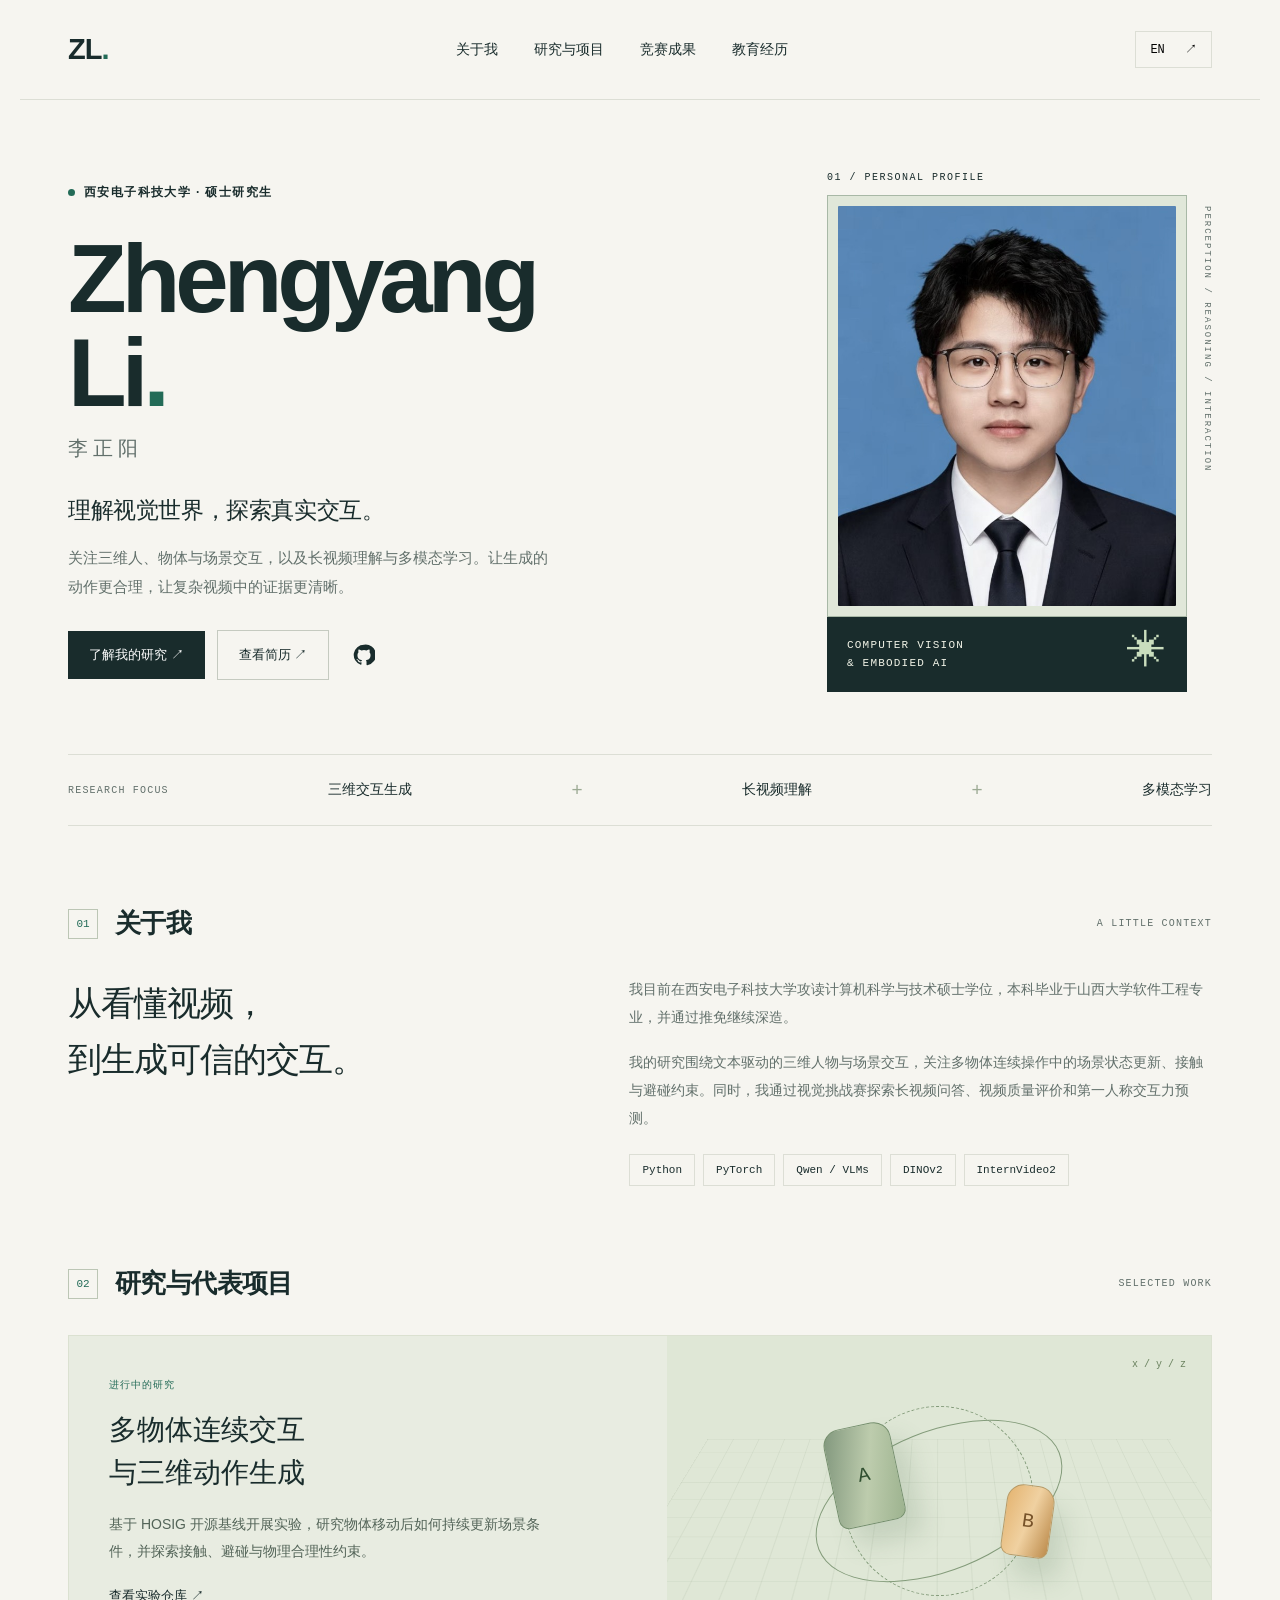
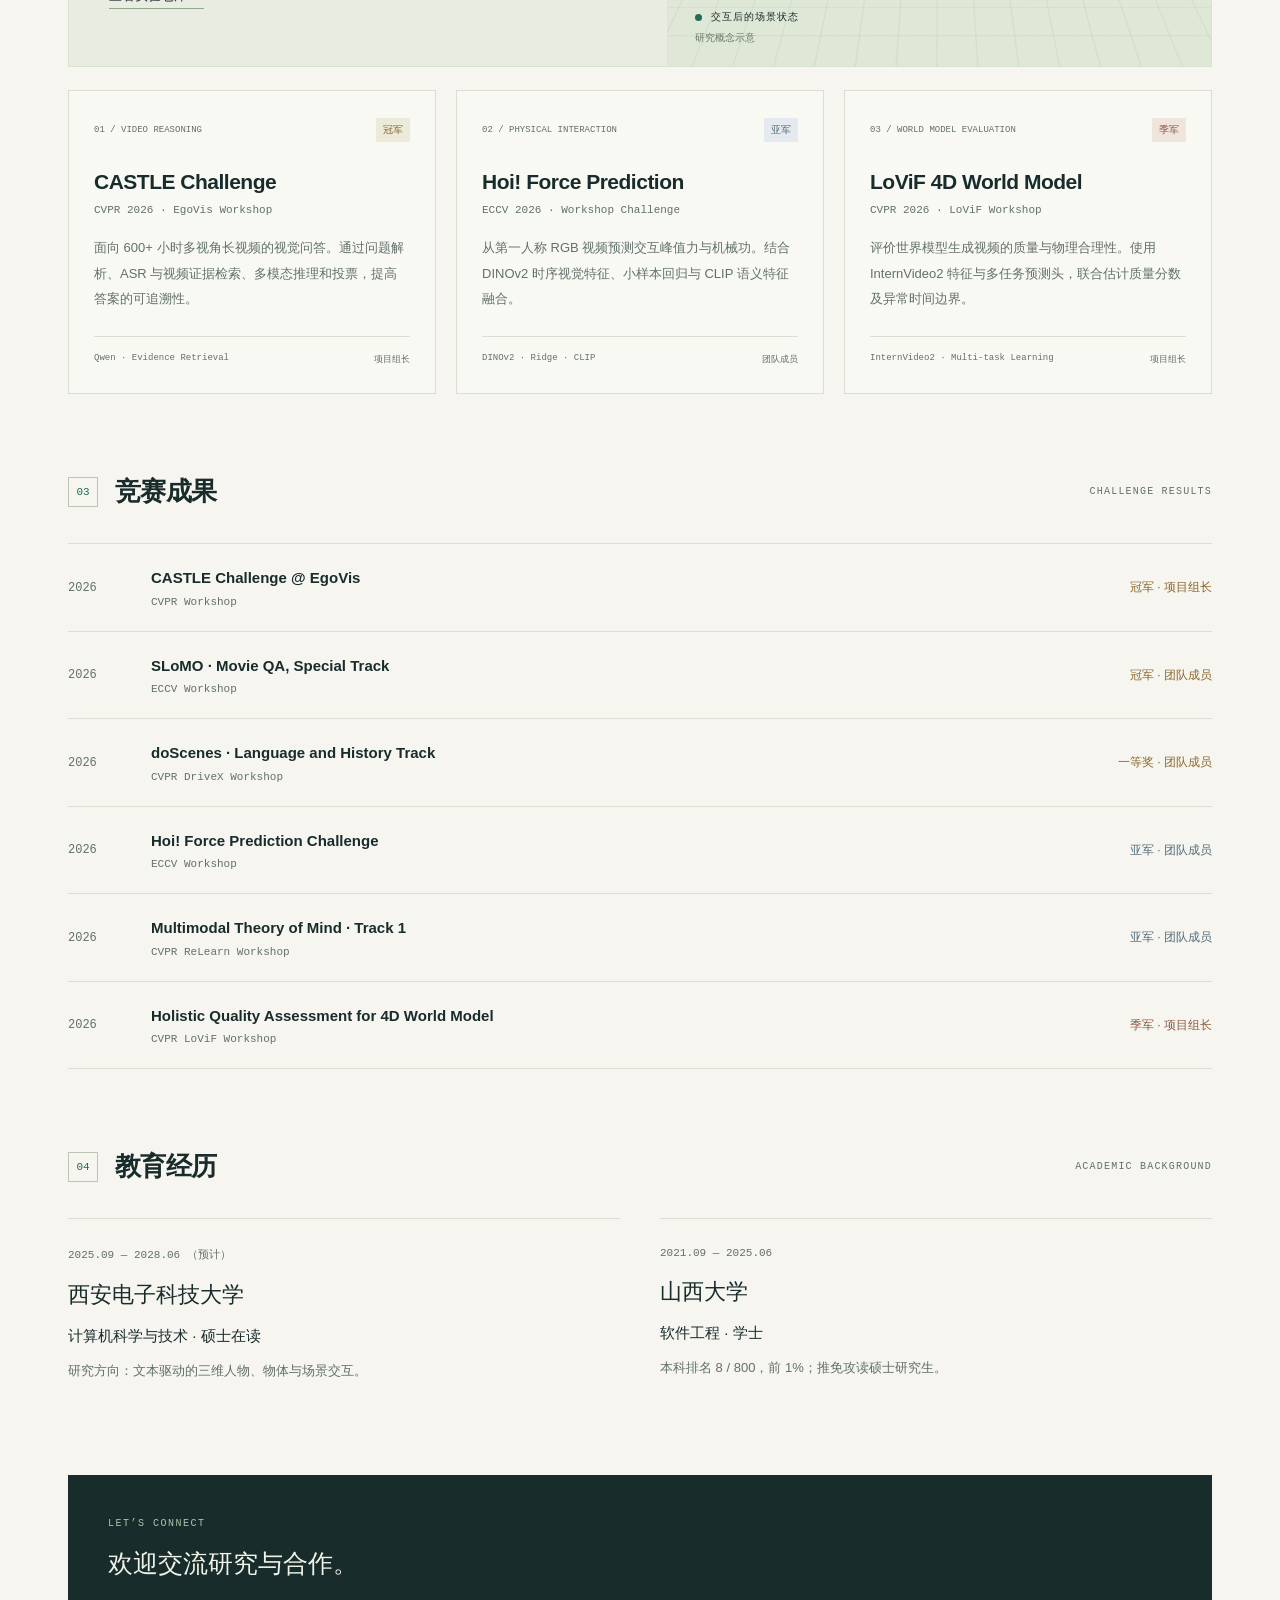
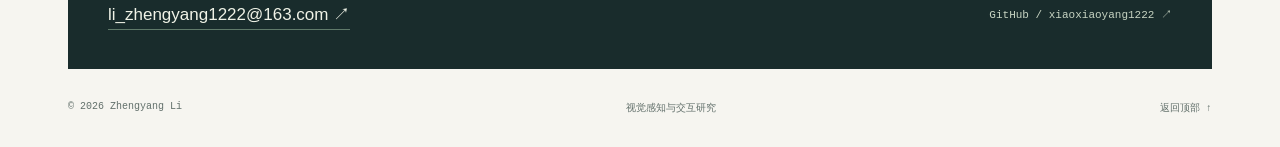
<file: index.html>
<!doctype html>
<html lang="zh-CN">
<head>
  <meta charset="utf-8"><meta name="viewport" content="width=device-width,initial-scale=1">
  <title>李正阳 · Zhengyang Li</title>
  <meta name="description" content="李正阳，西安电子科技大学计算机科学与技术硕士研究生。研究三维人、物体与场景交互、长视频理解及多模态学习。">
  <meta name="theme-color" content="#f6f5f0">
  <link rel="icon" href="favicon.svg" type="image/svg+xml">
  <link rel="stylesheet" href="style.css">
  <script src="script.js" defer></script>
</head>
<body>
<a class="skip" href="#main">Skip to content</a>
<header class="header"><a class="brand" href="#">ZL<span>.</span></a><nav aria-label="Main navigation"><a href="#about" data-zh="关于我" data-en="About">关于我</a><a href="#work" data-zh="研究与项目" data-en="Research">研究与项目</a><a href="#awards" data-zh="竞赛成果" data-en="Awards">竞赛成果</a><a href="#education" data-zh="教育经历" data-en="Education">教育经历</a></nav><button class="lang" id="language" aria-label="Switch to English">EN <span>↗</span></button></header>
<main id="main">
<section class="hero">
  <div class="hero-copy"><div class="eyebrow"><span class="dot"></span><span data-zh="西安电子科技大学 · 硕士研究生" data-en="M.S. STUDENT · XIDIAN UNIVERSITY">西安电子科技大学 · 硕士研究生</span></div>
  <h1>Zhengyang<br>Li<span class="name-dot">.</span></h1><p class="chinese-name" data-zh="李正阳" data-en="李正阳 / Zhengyang Li">李正阳</p>
  <p class="hero-title" data-zh="理解视觉世界，探索真实交互。" data-en="Understanding the visual world. Modeling human interaction.">理解视觉世界，探索真实交互。</p>
  <p class="hero-description" data-zh="关注三维人、物体与场景交互，以及长视频理解与多模态学习。让生成的动作更合理，让复杂视频中的证据更清晰。" data-en="I study 3D human-object-scene interaction, long-video understanding, and multimodal learning, with a focus on plausible motion and evidence-based video reasoning.">关注三维人、物体与场景交互，以及长视频理解与多模态学习。让生成的动作更合理，让复杂视频中的证据更清晰。</p>
  <div class="actions"><a class="button primary" href="#work" data-zh="了解我的研究 ↗" data-en="Explore my work ↗">了解我的研究 ↗</a><a class="button outline" href="cv.html" data-zh="查看简历 ↗" data-en="View résumé ↗">查看简历 ↗</a><a class="social" href="https://github.com/xiaoxiaoyang1222" aria-label="GitHub profile"><svg viewBox="0 0 24 24" width="22" height="22" aria-hidden="true"><path fill="currentColor" d="M12 .8a11.2 11.2 0 0 0-3.54 21.83c.56.1.77-.24.77-.54v-2.08c-3.13.68-3.79-1.33-3.79-1.33-.51-1.3-1.25-1.65-1.25-1.65-1.02-.7.08-.69.08-.69 1.13.08 1.72 1.16 1.72 1.16 1 .1.88 2.11 3.28 1.45.1-.72.39-1.21.71-1.49-2.5-.28-5.13-1.25-5.13-5.56 0-1.23.44-2.24 1.16-3.03-.12-.29-.5-1.43.11-2.98 0 0 .94-.3 3.08 1.15a10.68 10.68 0 0 1 5.6 0c2.14-1.45 3.08-1.15 3.08-1.15.61 1.55.23 2.69.11 2.98.72.79 1.16 1.8 1.16 3.03 0 4.32-2.64 5.27-5.15 5.55.4.35.76 1.03.76 2.08v3.09c0 .3.2.65.78.54A11.2 11.2 0 0 0 12 .8Z"/></svg></a></div>
  </div>
  <div class="portrait-composition"><span class="portrait-index">01 / PERSONAL PROFILE</span><div class="portrait-frame"><img src="portrait.jpg" alt="李正阳 Zhengyang Li" width="640" height="835" fetchpriority="high"></div><div class="portrait-label"><span>COMPUTER VISION<br>& EMBODIED AI</span><span class="cross">✳</span></div><span class="vertical-label">PERCEPTION / REASONING / INTERACTION</span></div>
</section>
<div class="focus-strip"><span>RESEARCH FOCUS</span><span data-zh="三维交互生成" data-en="3D Interaction">三维交互生成</span><i>+</i><span data-zh="长视频理解" data-en="Long-video Understanding">长视频理解</span><i>+</i><span data-zh="多模态学习" data-en="Multimodal Learning">多模态学习</span></div>
<section id="about" class="about section"><div class="section-heading"><span class="number">01</span><h2 data-zh="关于我" data-en="About me">关于我</h2><span class="section-label">A LITTLE CONTEXT</span></div><div class="about-grid"><p class="statement" data-zh="从看懂视频，<br>到生成可信的交互。" data-en="From understanding video<br>to plausible interaction." data-html>从看懂视频，<br>到生成可信的交互。</p><div class="about-copy"><p data-zh="我目前在西安电子科技大学攻读计算机科学与技术硕士学位，本科毕业于山西大学软件工程专业，并通过推免继续深造。" data-en="I am pursuing an M.S. in Computer Science and Technology at Xidian University. I received my bachelor's degree in Software Engineering from Shanxi University and entered graduate school through recommendation.">我目前在西安电子科技大学攻读计算机科学与技术硕士学位，本科毕业于山西大学软件工程专业，并通过推免继续深造。</p><p data-zh="我的研究围绕文本驱动的三维人物与场景交互，关注多物体连续操作中的场景状态更新、接触与避碰约束。同时，我通过视觉挑战赛探索长视频问答、视频质量评价和第一人称交互力预测。" data-en="My current research explores text-driven 3D human-scene interaction, including scene-state updates and contact and collision constraints for sequential object manipulation. My challenge experience spans long-video QA, video quality assessment, and egocentric force prediction.">我的研究围绕文本驱动的三维人物与场景交互，关注多物体连续操作中的场景状态更新、接触与避碰约束。同时，我通过视觉挑战赛探索长视频问答、视频质量评价和第一人称交互力预测。</p><div class="skill-list"><span>Python</span><span>PyTorch</span><span>Qwen / VLMs</span><span>DINOv2</span><span>InternVideo2</span></div></div></div></section>
<section id="work" class="section"><div class="section-heading"><span class="number">02</span><h2 data-zh="研究与代表项目" data-en="Selected research & projects">研究与代表项目</h2><span class="section-label">SELECTED WORK</span></div>
<article class="research-feature"><div class="feature-copy"><span class="tag" data-zh="进行中的研究" data-en="ONGOING RESEARCH">进行中的研究</span><h3 data-zh="多物体连续交互<br>与三维动作生成" data-en="Sequential object interaction<br>& 3D motion generation" data-html>多物体连续交互<br>与三维动作生成</h3><p data-zh="基于 HOSIG 开源基线开展实验，研究物体移动后如何持续更新场景条件，并探索接触、避碰与物理合理性约束。" data-en="Experiments based on the open-source HOSIG baseline, exploring persistent scene-state updates after object manipulation, contact and collision constraints, and physical plausibility.">基于 HOSIG 开源基线开展实验，研究物体移动后如何持续更新场景条件，并探索接触、避碰与物理合理性约束。</p><a class="text-link" href="https://github.com/xiaoxiaoyang1222/hosig-experiments" data-zh="查看实验仓库 ↗" data-en="View experiment repository ↗">查看实验仓库 ↗</a></div><div class="interaction-visual" aria-label="概念示意：物体交互后的场景状态更新"><div class="viz-grid"></div><div class="orbit orbit-one"></div><div class="orbit orbit-two"></div><div class="object object-a"><span>A</span></div><div class="object object-b"><span>B</span></div><div class="state-line"><span class="dot"></span><span data-zh="交互后的场景状态" data-en="SCENE STATE AFTER INTERACTION">交互后的场景状态</span></div><span class="viz-caption" data-zh="研究概念示意" data-en="RESEARCH CONCEPT">研究概念示意</span><span class="viz-coord">x / y / z</span></div></article>
<div class="project-grid">
<article class="project"><div class="project-top"><span>01 / VIDEO REASONING</span><span class="rank gold" data-zh="冠军" data-en="1ST PLACE">冠军</span></div><h3>CASTLE Challenge</h3><p class="venue">CVPR 2026 · EgoVis Workshop</p><p data-zh="面向 600+ 小时多视角长视频的视觉问答。通过问题解析、ASR 与视频证据检索、多模态推理和投票，提高答案的可追溯性。" data-en="Visual question answering over 600+ hours of multiview video, using question parsing, ASR and video evidence retrieval, multimodal reasoning, and voting.">面向 600+ 小时多视角长视频的视觉问答。通过问题解析、ASR 与视频证据检索、多模态推理和投票，提高答案的可追溯性。</p><div class="project-bottom"><span>Qwen · Evidence Retrieval</span><span data-zh="项目组长" data-en="TEAM LEAD">项目组长</span></div></article>
<article class="project"><div class="project-top"><span>02 / PHYSICAL INTERACTION</span><span class="rank silver" data-zh="亚军" data-en="2ND PLACE">亚军</span></div><h3>Hoi! Force Prediction</h3><p class="venue">ECCV 2026 · Workshop Challenge</p><p data-zh="从第一人称 RGB 视频预测交互峰值力与机械功。结合 DINOv2 时序视觉特征、小样本回归与 CLIP 语义特征融合。" data-en="Predicting peak contact force and mechanical work from egocentric RGB video, combining temporal DINOv2 features, small-sample regression, and CLIP features.">从第一人称 RGB 视频预测交互峰值力与机械功。结合 DINOv2 时序视觉特征、小样本回归与 CLIP 语义特征融合。</p><div class="project-bottom"><span>DINOv2 · Ridge · CLIP</span><span data-zh="团队成员" data-en="TEAM MEMBER">团队成员</span></div></article>
<article class="project"><div class="project-top"><span>03 / WORLD MODEL EVALUATION</span><span class="rank bronze" data-zh="季军" data-en="3RD PLACE">季军</span></div><h3>LoViF 4D World Model</h3><p class="venue">CVPR 2026 · LoViF Workshop</p><p data-zh="评价世界模型生成视频的质量与物理合理性。使用 InternVideo2 特征与多任务预测头，联合估计质量分数及异常时间边界。" data-en="Assessing video quality and physical plausibility for world models, with InternVideo2 features and a multitask head for quality scores and anomaly boundaries.">评价世界模型生成视频的质量与物理合理性。使用 InternVideo2 特征与多任务预测头，联合估计质量分数及异常时间边界。</p><div class="project-bottom"><span>InternVideo2 · Multi-task Learning</span><span data-zh="项目组长" data-en="TEAM LEAD">项目组长</span></div></article>
</div></section>
<section id="awards" class="section"><div class="section-heading"><span class="number">03</span><h2 data-zh="竞赛成果" data-en="Selected awards">竞赛成果</h2><span class="section-label">CHALLENGE RESULTS</span></div><div class="awards-list">
<div class="award-row"><span class="award-year">2026</span><div><h3>CASTLE Challenge @ EgoVis</h3><p>CVPR Workshop</p></div><span class="award-result gold" data-zh="冠军 · 项目组长" data-en="1st place · Team lead">冠军 · 项目组长</span></div>
<div class="award-row"><span class="award-year">2026</span><div><h3>SLoMO · Movie QA, Special Track</h3><p>ECCV Workshop</p></div><span class="award-result gold" data-zh="冠军 · 团队成员" data-en="1st place · Team member">冠军 · 团队成员</span></div>
<div class="award-row"><span class="award-year">2026</span><div><h3>doScenes · Language and History Track</h3><p>CVPR DriveX Workshop</p></div><span class="award-result gold" data-zh="一等奖 · 团队成员" data-en="1st prize · Team member">一等奖 · 团队成员</span></div>
<div class="award-row"><span class="award-year">2026</span><div><h3>Hoi! Force Prediction Challenge</h3><p>ECCV Workshop</p></div><span class="award-result silver" data-zh="亚军 · 团队成员" data-en="2nd place · Team member">亚军 · 团队成员</span></div>
<div class="award-row"><span class="award-year">2026</span><div><h3>Multimodal Theory of Mind · Track 1</h3><p>CVPR ReLearn Workshop</p></div><span class="award-result silver" data-zh="亚军 · 团队成员" data-en="2nd place · Team member">亚军 · 团队成员</span></div>
<div class="award-row"><span class="award-year">2026</span><div><h3>Holistic Quality Assessment for 4D World Model</h3><p>CVPR LoViF Workshop</p></div><span class="award-result bronze" data-zh="季军 · 项目组长" data-en="3rd place · Team lead">季军 · 项目组长</span></div>
</div></section>
<section id="education" class="section education"><div class="section-heading"><span class="number">04</span><h2 data-zh="教育经历" data-en="Education">教育经历</h2><span class="section-label">ACADEMIC BACKGROUND</span></div><div class="education-grid"><article><div class="edu-date">2025.09 — 2028.06 <span data-zh="（预计）" data-en="(expected)">（预计）</span></div><h3 data-zh="西安电子科技大学" data-en="Xidian University">西安电子科技大学</h3><p class="degree" data-zh="计算机科学与技术 · 硕士在读" data-en="M.S. in Computer Science and Technology">计算机科学与技术 · 硕士在读</p><p data-zh="研究方向：文本驱动的三维人物、物体与场景交互。" data-en="Research: text-driven 3D human-object-scene interaction.">研究方向：文本驱动的三维人物、物体与场景交互。</p></article><article><div class="edu-date">2021.09 — 2025.06</div><h3 data-zh="山西大学" data-en="Shanxi University">山西大学</h3><p class="degree" data-zh="软件工程 · 学士" data-en="B.S. in Software Engineering">软件工程 · 学士</p><p data-zh="本科排名 8 / 800，前 1%；推免攻读硕士研究生。" data-en="Ranked 8 of 800 (top 1%); recommended for graduate admission.">本科排名 8 / 800，前 1%；推免攻读硕士研究生。</p></article></div></section>
<section id="contact" class="contact"><div><span class="eyebrow">LET’S CONNECT</span><h2 data-zh="欢迎交流研究与合作。" data-en="Let's discuss research & collaboration.">欢迎交流研究与合作。</h2><a class="email" href="mailto:li_zhengyang1222@163.com">li_zhengyang1222@163.com ↗</a></div><a class="contact-github" href="https://github.com/xiaoxiaoyang1222">GitHub / xiaoxiaoyang1222 ↗</a></section>
</main><footer><span>© <span id="year">2026</span> Zhengyang Li</span><span data-zh="视觉感知与交互研究" data-en="VISUAL PERCEPTION & INTERACTION">视觉感知与交互研究</span><a href="#" data-zh="返回顶部 ↑" data-en="Back to top ↑">返回顶部 ↑</a></footer>
</body></html>
</file>
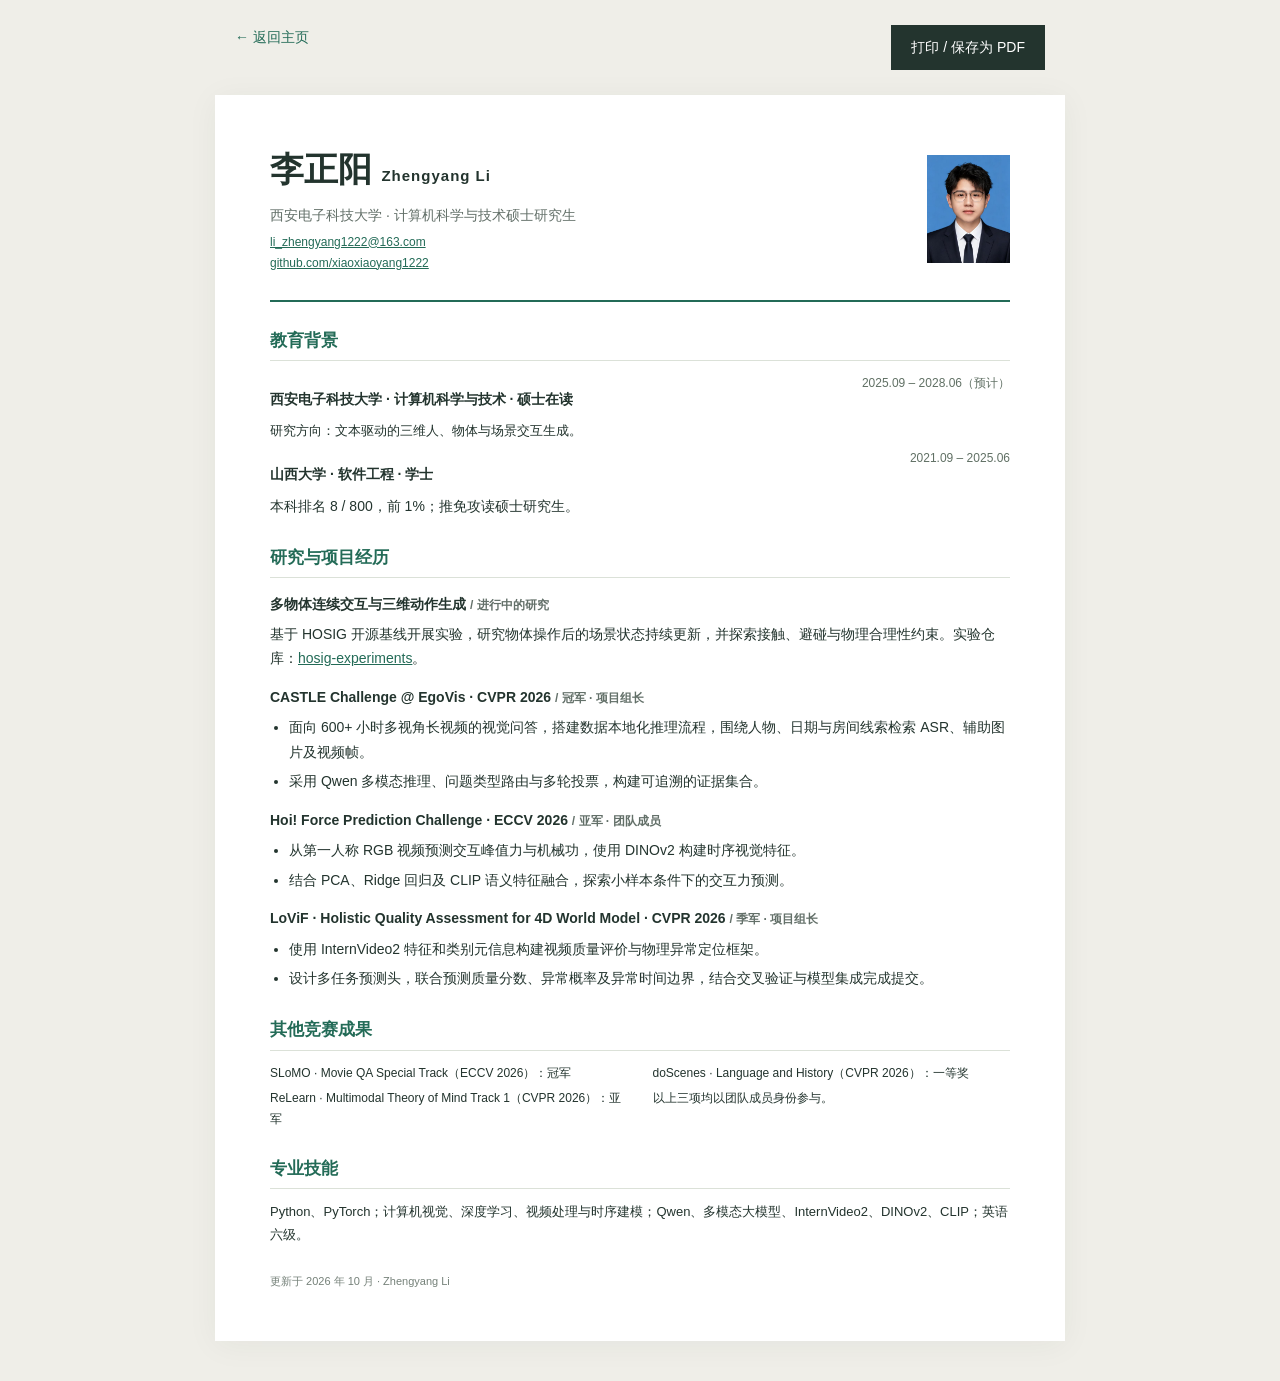
<file: cv.html>
<!doctype html><html lang="zh-CN"><head><meta charset="utf-8"><meta name="viewport" content="width=device-width,initial-scale=1"><title>李正阳 · 个人简历</title><link rel="icon" href="favicon.svg"><style>
*{box-sizing:border-box}body{margin:0;background:#efeee8;color:#23342e;font:14px/1.75 'Segoe UI','Microsoft YaHei',Arial,sans-serif}.toolbar{max-width:850px;margin:25px auto;display:flex;justify-content:space-between;padding:0 20px}.toolbar a{color:#236b57;text-decoration:none}.toolbar button{background:#23342e;color:white;border:0;padding:10px 20px;cursor:pointer;font:inherit}.sheet{max-width:850px;background:#fff;margin:0 auto 40px;padding:45px 55px;box-shadow:0 4px 30px #21372d0d}header{display:flex;justify-content:space-between;align-items:center;border-bottom:2px solid #236b57;padding-bottom:22px}h1{margin:0;font-size:34px;font-weight:600}header p{margin:4px 0;color:#637069}header img{width:83px;height:108px;object-fit:cover}a{color:#236b57}h2{font-size:17px;margin:24px 0 12px;color:#236b57;border-bottom:1px solid #dbe1d8;padding-bottom:5px}h3{font-size:14px;margin:14px 0 3px;font-weight:600}.row{display:flex;justify-content:space-between;gap:15px}.row span{white-space:nowrap;color:#607064;font-size:12px}p{margin:5px 0}ul{padding-left:19px;margin:6px 0}li{margin:5px 0}.sub{color:#637069;font-size:12px}.contact{font-size:12px}.awards{display:grid;grid-template-columns:1fr 1fr;gap:4px 25px;font-size:12px}.skills{font-size:13px}.foot{margin-top:25px;font-size:11px;color:#758179}.title-en{font-size:15px;letter-spacing:1px}.research{font-size:13px}
@media(max-width:600px){body{font-size:13px}.sheet{padding:30px 22px;margin-bottom:0}.row{flex-direction:column;gap:0}h1{font-size:28px}.contact{overflow-wrap:anywhere}.awards{grid-template-columns:1fr}header img{width:65px;height:85px}.title-en{font-size:13px}}
@page{size:A4;margin:13mm}@media print{body{background:#fff;font-size:13px;line-height:1.5}.toolbar{display:none}.sheet{padding:0;box-shadow:none;max-width:none;margin:0}header{padding-bottom:10px}header img{width:59px;height:77px}h1{font-size:26px}h2{font-size:15px;margin:16px 0 8px;padding-bottom:3px}h3{font-size:13px;margin-top:9px}.contact,.sub,.row span,.awards{font-size:11px}.skills,.research{font-size:13px}li{margin:3px 0}.foot{font-size:10px;margin-top:13px}a{text-decoration:none;color:inherit}.row{flex-direction:row}article{break-inside:avoid}.awards{grid-template-columns:1fr 1fr}header p{margin:2px 0}}
</style></head><body><div class="toolbar"><a href="index.html">← 返回主页</a><button onclick="window.print()">打印 / 保存为 PDF</button></div><main class="sheet"><header><div><h1>李正阳 <span class="title-en">Zhengyang Li</span></h1><p>西安电子科技大学 · 计算机科学与技术硕士研究生</p><p class="contact"><a href="mailto:li_zhengyang1222@163.com">li_zhengyang1222@163.com</a><br><a href="https://github.com/xiaoxiaoyang1222">github.com/xiaoxiaoyang1222</a></p></div><img src="portrait.jpg" alt="李正阳"></header>
<h2>教育背景</h2><article><div class="row"><h3>西安电子科技大学 · 计算机科学与技术 · 硕士在读</h3><span>2025.09 – 2028.06（预计）</span></div><p class="research">研究方向：文本驱动的三维人、物体与场景交互生成。</p><div class="row"><h3>山西大学 · 软件工程 · 学士</h3><span>2021.09 – 2025.06</span></div><p>本科排名 8 / 800，前 1%；推免攻读硕士研究生。</p></article>
<h2>研究与项目经历</h2><article><h3>多物体连续交互与三维动作生成 <span class="sub">/ 进行中的研究</span></h3><p>基于 HOSIG 开源基线开展实验，研究物体操作后的场景状态持续更新，并探索接触、避碰与物理合理性约束。实验仓库：<a href="https://github.com/xiaoxiaoyang1222/hosig-experiments">hosig-experiments</a>。</p></article>
<article><h3>CASTLE Challenge @ EgoVis · CVPR 2026 <span class="sub">/ 冠军 · 项目组长</span></h3><ul><li>面向 600+ 小时多视角长视频的视觉问答，搭建数据本地化推理流程，围绕人物、日期与房间线索检索 ASR、辅助图片及视频帧。</li><li>采用 Qwen 多模态推理、问题类型路由与多轮投票，构建可追溯的证据集合。</li></ul></article>
<article><h3>Hoi! Force Prediction Challenge · ECCV 2026 <span class="sub">/ 亚军 · 团队成员</span></h3><ul><li>从第一人称 RGB 视频预测交互峰值力与机械功，使用 DINOv2 构建时序视觉特征。</li><li>结合 PCA、Ridge 回归及 CLIP 语义特征融合，探索小样本条件下的交互力预测。</li></ul></article>
<article><h3>LoViF · Holistic Quality Assessment for 4D World Model · CVPR 2026 <span class="sub">/ 季军 · 项目组长</span></h3><ul><li>使用 InternVideo2 特征和类别元信息构建视频质量评价与物理异常定位框架。</li><li>设计多任务预测头，联合预测质量分数、异常概率及异常时间边界，结合交叉验证与模型集成完成提交。</li></ul></article>
<h2>其他竞赛成果</h2><div class="awards"><span>SLoMO · Movie QA Special Track（ECCV 2026）：冠军</span><span>doScenes · Language and History（CVPR 2026）：一等奖</span><span>ReLearn · Multimodal Theory of Mind Track 1（CVPR 2026）：亚军</span><span>以上三项均以团队成员身份参与。</span></div>
<h2>专业技能</h2><p class="skills">Python、PyTorch；计算机视觉、深度学习、视频处理与时序建模；Qwen、多模态大模型、InternVideo2、DINOv2、CLIP；英语六级。</p><p class="foot">更新于 2026 年 10 月 · Zhengyang Li</p></main></body></html>
</file>
<file: style.css>
:root{--paper:#f6f5f0;--ink:#192c2c;--muted:#62706b;--accent:#236b57;--line:#dcded5;--mono:Consolas,'Courier New',monospace;--sans:'Segoe UI','Microsoft YaHei',Arial,sans-serif}
*{box-sizing:border-box}html{scroll-behavior:smooth;scroll-padding-top:85px}body{margin:0;background:var(--paper);color:var(--ink);font-family:var(--sans);-webkit-font-smoothing:antialiased}a{color:inherit;text-decoration:none}button{font:inherit}a:focus-visible,button:focus-visible{outline:3px solid var(--accent);outline-offset:5px}::selection{background:#c8dfce}.skip{position:absolute;top:-70px;left:20px;background:var(--ink);color:white;padding:15px;z-index:10}.skip:focus{top:12px}
.header{max-width:1240px;margin:auto;display:flex;align-items:center;justify-content:space-between;height:100px;padding:0 48px;border-bottom:1px solid var(--line)}.brand{font-size:29px;font-weight:750;letter-spacing:-1px}.brand span{color:var(--accent)}nav{display:flex;gap:36px;font-size:14px}nav a:hover,.text-link:hover{color:var(--accent)}.lang{border:1px solid var(--line);background:transparent;padding:9px 14px;font-family:var(--mono);font-size:12px;cursor:pointer}.lang span{margin-left:13px}main{max-width:1240px;margin:auto;padding:0 48px}.hero{display:grid;grid-template-columns:1.35fr 1fr;gap:70px;align-items:center;padding:72px 0 62px}.eyebrow{font-size:12px;letter-spacing:1.4px;font-weight:600;display:flex;align-items:center;gap:9px}.dot{width:7px;height:7px;background:var(--accent);border-radius:50%;display:inline-block;flex-shrink:0}.hero h1{font-size:clamp(64px,7.5vw,100px);line-height:.98;font-weight:600;letter-spacing:-5px;margin:31px 0 15px}.name-dot{color:var(--accent)}.chinese-name{font-size:20px;letter-spacing:5px;margin:0 0 30px;color:var(--muted)}.hero-title{font-size:23px;font-weight:500;line-height:1.6;margin:0 0 14px;letter-spacing:-.4px}.hero-description{font-size:15px;color:var(--muted);line-height:1.95;max-width:480px;margin:0}.actions{display:flex;align-items:center;gap:12px;margin-top:29px}.button{font-size:13px;padding:15px 21px;display:inline-flex;align-items:center;justify-content:center;min-height:48px;transition:background .2s,transform .2s}.button:hover{transform:translateY(-2px)}.primary{background:var(--ink);color:white}.primary:hover{background:var(--accent)}.outline{border:1px solid #c5cac0}.social{padding:12px;display:flex;align-items:center}.portrait-composition{position:relative;padding:23px 25px 0 0;max-width:385px;width:100%;justify-self:end}.portrait-index{font-family:var(--mono);letter-spacing:1.5px;font-size:10px;position:absolute;top:0;left:0}.portrait-frame{padding:10px;border:1px solid #a8b8a6;background:#e0e7d9}.portrait-frame img{display:block;width:100%;height:400px;object-fit:cover;object-position:center 28%;filter:saturate(.72);border-radius:1px}.portrait-label{background:var(--ink);color:#f2f4e8;padding:18px 20px;display:flex;justify-content:space-between;align-items:center;font-family:var(--mono);font-size:11px;letter-spacing:1.2px;line-height:1.55}.cross{color:#c9ddbd;font-size:39px;line-height:1}.vertical-label{position:absolute;right:0;top:34px;writing-mode:vertical-rl;font-family:var(--mono);font-size:9px;letter-spacing:2px;color:var(--muted)}.focus-strip{display:flex;align-items:center;justify-content:space-between;border-block:1px solid var(--line);padding:24px 0;gap:20px;font-size:14px}.focus-strip>span:first-child{font-family:var(--mono);font-size:10px;letter-spacing:1.2px;color:var(--muted)}.focus-strip i{font-size:19px;font-style:normal;color:#9caa94}.section{padding:80px 0 0}.section-heading{display:flex;align-items:center;gap:17px;margin-bottom:34px}.number{font:11px var(--mono);color:var(--accent);border:1px solid #bcc6b5;display:flex;align-items:center;justify-content:center;width:30px;height:30px}.section h2{font-size:26px;letter-spacing:-.6px;font-weight:600;margin:0}.section-label{margin-left:auto;font:10px var(--mono);letter-spacing:1.2px;color:var(--muted)}.about-grid{display:grid;grid-template-columns:1fr 1.2fr;gap:76px}.statement{font-size:34px;line-height:1.65;margin:0;letter-spacing:-1px}.about-copy p{color:var(--muted);font-size:14px;line-height:2;margin:0 0 17px}.skill-list{display:flex;flex-wrap:wrap;gap:8px;margin-top:22px}.skill-list span{font:11px var(--mono);border:1px solid var(--line);padding:9px 12px}.research-feature{display:grid;grid-template-columns:1.1fr 1fr;background:#e8ece1;min-height:332px;border:1px solid #dbe1d1}.feature-copy{padding:38px 40px}.tag{font:10px var(--mono);letter-spacing:1px;color:var(--accent)}.feature-copy h3{font-size:28px;font-weight:500;line-height:1.55;margin:16px 0}.feature-copy p{font-size:14px;line-height:1.95;color:#536458;max-width:440px;margin:0 0 21px}.text-link{font-size:13px;border-bottom:1px solid #91a98c;padding-bottom:5px}.interaction-visual{position:relative;overflow:hidden;min-height:330px;background:#dfe7d6}.viz-grid{position:absolute;inset:0;background-image:linear-gradient(#9aaa9026 1px,transparent 1px),linear-gradient(90deg,#9aaa9026 1px,transparent 1px);background-size:30px 30px;transform:perspective(500px) rotateX(42deg) scale(1.25);transform-origin:50% 85%}.orbit{position:absolute;border:1px solid #839b7a;border-radius:50%;width:260px;height:140px;left:50%;top:50%;transform:translate(-50%,-50%) rotate(-22deg)}.orbit-two{width:190px;height:190px;transform:translate(-50%,-50%) rotate(32deg);border-style:dashed}.object{position:absolute;width:68px;height:100px;background:linear-gradient(105deg,#80967c,#bdccad 55%,#9cb28e);border:1px solid #748e6c;border-radius:17px 17px 10px 10px;box-shadow:14px 20px 25px #5c7a5830;transform:rotate(-12deg);display:grid;place-items:center;font:20px var(--mono);color:#304f30}.object-a{left:30%;top:27%}.object-b{left:62%;top:45%;width:48px;height:72px;transform:rotate(8deg);background:linear-gradient(105deg,#e4b471,#f0d1a1,#bd8c4d);border-color:#b79a66;color:#77532a}.state-line{position:absolute;left:28px;bottom:42px;display:flex;gap:9px;align-items:center;font:10px var(--mono);letter-spacing:1px}.viz-caption{position:absolute;bottom:21px;left:28px;font-size:10px;color:#697863}.viz-coord{position:absolute;top:23px;right:25px;font:10px var(--mono);color:#69815e}.project-grid{display:grid;grid-template-columns:repeat(3,1fr);gap:20px;margin-top:23px}.project{border:1px solid var(--line);padding:27px 25px;background:#f9f9f4;display:flex;flex-direction:column}.project-top{display:flex;align-items:center;justify-content:space-between;gap:10px;font:9px var(--mono);color:var(--muted)}.rank{padding:5px 7px;font-size:10px;white-space:nowrap;background:#ecead9}.gold{color:#8b672c}.silver{color:#536c7a}.bronze{color:#8c5b43}.rank.silver{background:#e4eaf0}.rank.bronze{background:#efe5dc}.project h3{font-size:21px;line-height:1.35;font-weight:600;margin:26px 0 8px;letter-spacing:-.5px}.venue{font:11px var(--mono);color:var(--muted);margin:0 0 19px}.project>p:not(.venue){font-size:13px;color:var(--muted);line-height:1.95;margin:0 0 25px}.project-bottom{border-top:1px solid var(--line);padding-top:16px;display:flex;flex-wrap:wrap;justify-content:space-between;gap:8px;margin-top:auto;font:9px var(--mono);color:var(--muted)}.award-row{display:grid;grid-template-columns:65px 1fr auto;align-items:center;gap:18px;padding:23px 0;border-bottom:1px solid var(--line)}.award-row:first-child{border-top:1px solid var(--line)}.award-year{font:12px var(--mono);color:var(--muted)}.award-row h3{font-size:15px;font-weight:550;line-height:1.5;margin:0 0 6px}.award-row p{font:11px var(--mono);color:var(--muted);margin:0}.award-result{font-size:12px;white-space:nowrap}.education-grid{display:grid;grid-template-columns:1fr 1fr;gap:40px}.education-grid article{border-top:1px solid var(--line);padding-top:28px}.edu-date{font:11px var(--mono);color:var(--muted)}.education h3{font-size:22px;font-weight:550;margin:18px 0 12px}.education p{font-size:13px;line-height:1.8;color:var(--muted);margin:10px 0}.education .degree{color:var(--ink);font-size:15px}.contact{display:flex;justify-content:space-between;align-items:end;gap:25px;background:var(--ink);color:#f0f3e7;margin-top:82px;padding:43px 40px}.contact .eyebrow{color:#acc4a9;font:10px var(--mono);letter-spacing:1.5px}.contact h2{font-size:25px;line-height:1.6;font-weight:450;margin:14px 0 20px}.email{font-size:17px;padding-bottom:5px;border-bottom:1px solid #607a6a;overflow-wrap:anywhere}.contact-github{font:11px var(--mono);line-height:1.8;white-space:nowrap;color:#c7d4c2}footer{max-width:1240px;margin:auto;padding:32px 48px;display:flex;justify-content:space-between;gap:20px;font:10px var(--mono);color:var(--muted)}
@media(min-width:1400px){.hero{padding-top:85px;padding-bottom:75px}}
@media(max-width:1000px){.header,main{padding-left:32px;padding-right:32px}.hero{gap:40px;grid-template-columns:1.3fr 1fr}.hero h1{font-size:76px}.portrait-frame img{height:340px}.hero-title{font-size:21px}.feature-copy{padding:30px}.project{padding:22px 18px}.project-top{align-items:start;flex-direction:column}.contact{padding:32px}.about-grid{gap:40px}.statement{font-size:30px}}
@media(max-width:760px){.header{height:78px}nav{gap:18px;font-size:12px}nav a:last-child{display:none}.hero{gap:30px;padding:45px 0}.hero h1{font-size:63px;letter-spacing:-3px}.hero-title{font-size:18px}.hero-description{font-size:13px}.eyebrow{font-size:10px;letter-spacing:.5px}.portrait-frame img{height:280px}.portrait-label{padding:13px;font-size:9px}.actions{gap:8px;flex-wrap:wrap}.button{padding:12px 13px;font-size:11px}.focus-strip{font-size:12px;gap:10px}.focus-strip>span:first-child{display:none}.section-label{display:none}.section{padding-top:58px}.section h2{font-size:23px}.about-grid{gap:25px;grid-template-columns:1fr 1.2fr}.statement{font-size:25px}.about-copy p{font-size:13px}.research-feature{grid-template-columns:1fr}.interaction-visual{min-height:230px}.feature-copy h3{font-size:25px}.project-grid{grid-template-columns:1fr}.project-top{flex-direction:row}.project h3{margin-top:20px}.project-bottom{font-size:10px}.award-row{grid-template-columns:48px 1fr;gap:10px}.award-result{grid-column:2}.award-row h3{font-size:14px}.education-grid{gap:25px}.contact{flex-direction:column;align-items:start}.contact h2{font-size:24px}footer{padding:25px 32px}footer>span:nth-child(2){display:none}}
@media(max-width:540px){.header,main{padding-left:22px;padding-right:22px}nav{gap:14px}nav a:nth-child(3){display:none}.brand{font-size:26px}.hero{grid-template-columns:1fr;padding-top:33px;gap:38px}.hero h1{font-size:74px}.hero-title{font-size:22px}.hero-description{font-size:14px}.hero-copy .eyebrow{font-size:11px}.portrait-composition{justify-self:start;max-width:330px;width:88%}.portrait-frame img{height:335px}.portrait-label{font-size:10px;padding:15px}.focus-strip{gap:8px;font-size:11px;padding:22px 0}.focus-strip i{font-size:15px}.about-grid{grid-template-columns:1fr;gap:22px}.statement{font-size:28px}.about-copy p{font-size:14px}.section-heading{gap:12px;margin-bottom:28px}.section h2{font-size:22px}.feature-copy{padding:28px 23px}.feature-copy h3{font-size:24px}.education-grid{grid-template-columns:1fr;gap:30px}.contact{padding:30px 23px;margin-top:58px}.contact h2{font-size:23px}.email{font-size:15px}.contact-github{white-space:normal}.project{padding:25px}.award-row{padding:20px 0}footer{padding:25px 22px}.lang{padding:8px 10px}}
@media(prefers-reduced-motion:reduce){html{scroll-behavior:auto}.button{transition:none}}
</file>
